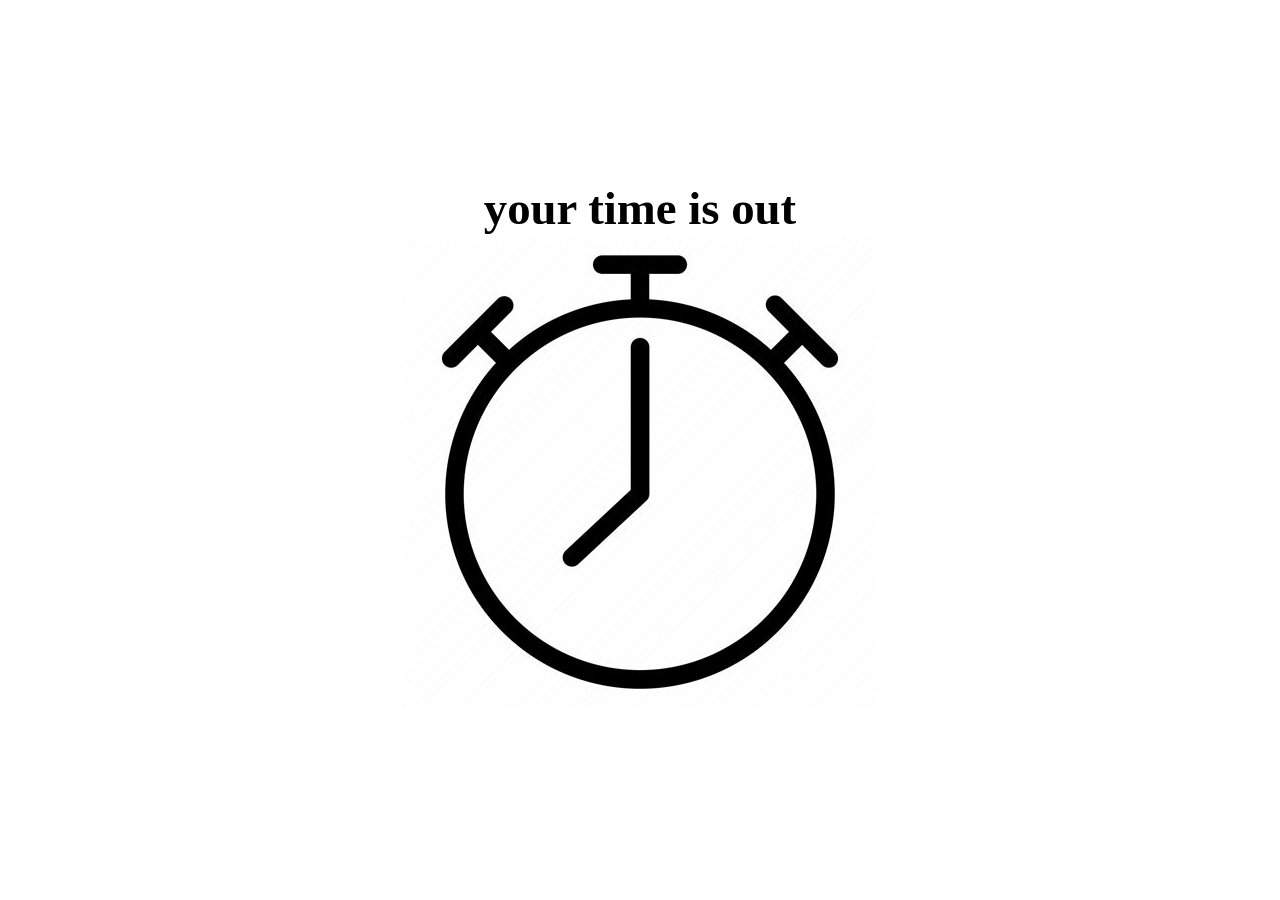
<file: finallScreen/index.html>
<!DOCTYPE html>
<html lang="en">
<head>
    <meta charset="UTF-8">
    <meta name="viewport" content="width=device-width, initial-scale=1.0">
    <title>Document</title>
    <link rel="stylesheet" href="style.css">
</head>
<body>
    <div class="main" id="main">

    </div>

</body>
<script src="java.js" ></script>
</html>
</file>
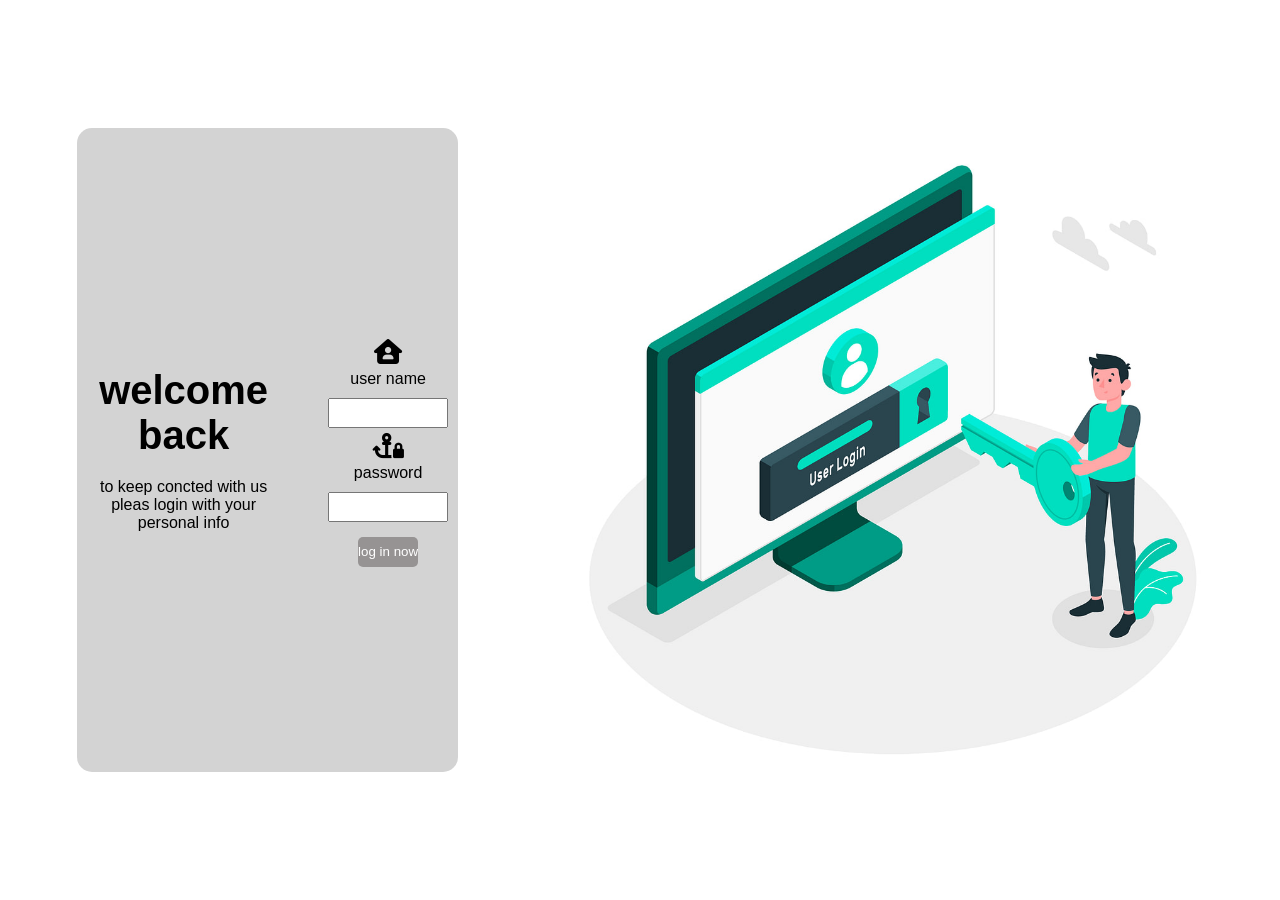
<file: login/index.html>
<!DOCTYPE html>
<html lang="en">
<head>
    <meta charset="UTF-8">
    <meta name="viewport" content="width=device-width, initial-scale=1.0">
    <title>Document</title>
    <link rel="stylesheet" href="./style/style.css">
    <link rel="stylesheet" href="./css/all.css">

</head>
<body>
    <div class="main">
        <div class="left">
            <div class="texte">
                <h3>
                    welcome back
                </h3>
                <p>to keep concted with us pleas login with your personal info</p>
            </div>

<!-- ///////////////////////////////////////////////////////////// -->
            <div class="logein">
                <form action="" id="login" >
                    <label >
                        <i class="fa-solid fa-house-user"></i>
                        user name</label>
                    <input type="text" id ="userName">

                    <label >
                        <i class="fa-solid fa-anchor-lock"></i>
                        password</label>

                    <input type="password" id="password" >
                    <button  type="submit">log in now</button>
                </form>



            </div>
        </div>
        <!-- ///////////////////////////////////////////////////////////// -->
        <div class="pic">
            <img src="./imag/login.jpg"  >
        </div>
    </div>
    
</body>
<script src="./javascript/javascript.js"></script>
</html>
</file>
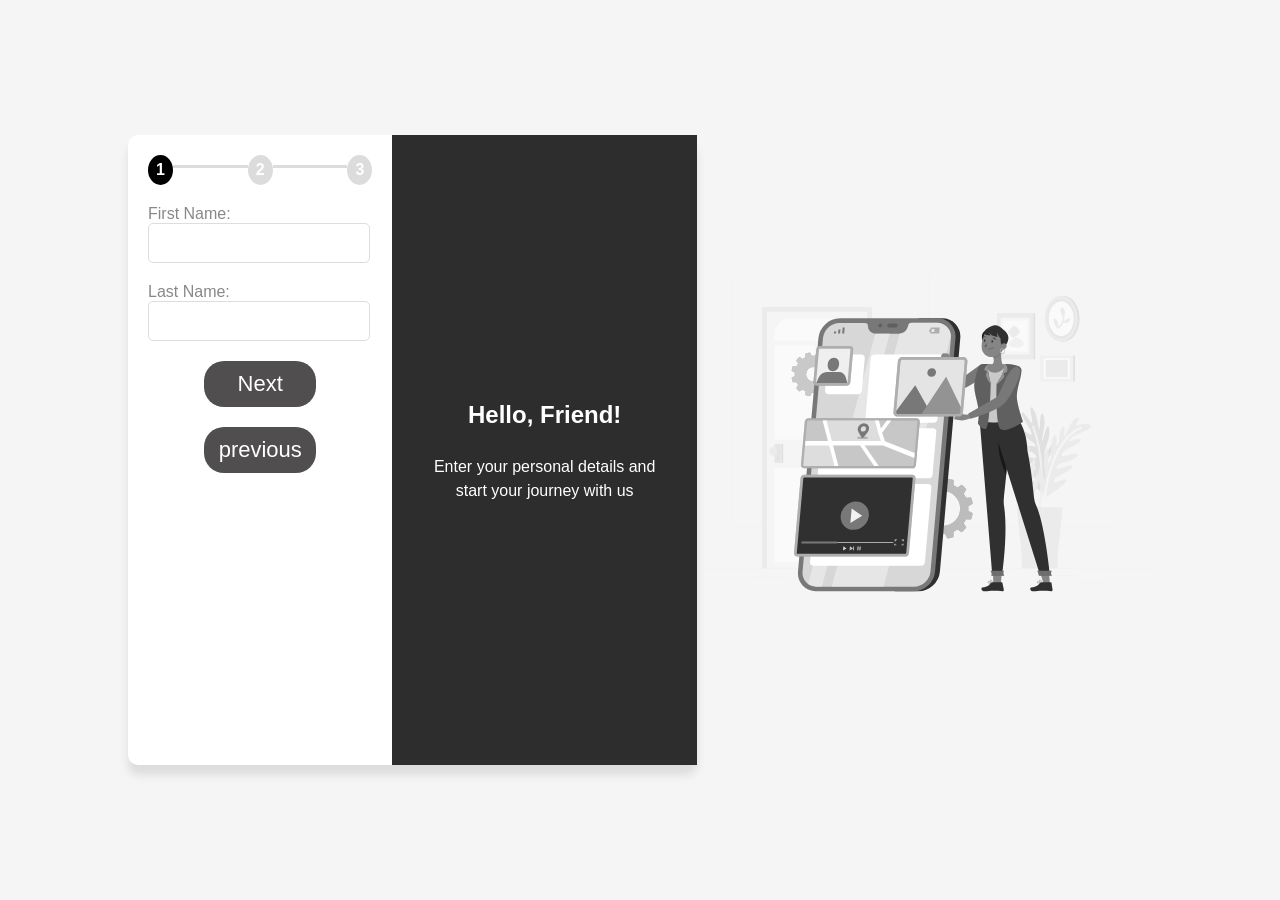
<file: react-projict-master/index.html>
<!DOCTYPE html>
<html lang="en">
<head>
    <meta charset="UTF-8">
    <meta name="viewport" content="width=device-width, initial-scale=1.0">
    <title>Registration Page</title>
    <link rel="stylesheet" href="./style/sign-up.css">
</head>
<body>
    <div class="parent">
        <div class="container">
            <div class="form-section">
                <div id="steps">
                    <div class="step active">1</div>
                    <div class="line"></div>
                    <div class="step">2</div>
                    <div class="line"></div>
                    <div class="step">3</div>
                </div>
                
                <form id="sign-up">
            
                    <!-- Step 1: First Name and Last Name -->
                    <div class="step-content" id="step-1">
                        <label for="first-name">First Name:</label>
                        <input type="text" id="first-name" name="first-name" required>
                        <div class="error"></div>

                        <label for="last-name">Last Name:</label>
                        <input type="text" id="last-name" name="last-name" required>
                        <div class="error"></div>
                    </div>

                    <!-- Step 2: Email and Profile Picture -->
                    <div class="step-content" id="step-2" style="display: none;">
                        <label for="email">Email:</label>
                        <input type="email" id="email" name="email" required>
                        <div class="error"></div>

                        <label for="picture">Profile Picture:</label>
                        <input type="file" id="picture" name="picture" accept="image/*">
                        <div class="error"></div>
                    </div>

                    <!-- Step 3: Password and Confirm Password -->
                    <div class="step-content" id="step-3" style="display: none;">
                        <label for="password">Password:</label>
                        <input type="password" id="password" name="password" required>
                        <div class="error"></div>

                        <label for="confirm-password">Confirm Password:</label>
                        <input type="password" id="confirm-password" name="confirm-password" required>
                        <div class="error"></div>
                    </div>

                    <button type="button" class="btn" id="next-btn">Next</button>
                    <button type="button" class="btn" id="prev-btn">previous</button>

                </form>
            </div>
            <div class="info-section">
                <h2>Hello, Friend!</h2>
                <p>Enter your personal details and start your journey with us</p>
            </div>
        </div>
        <div class="img">
            <img src="./img/signUP.svg" alt="image">
        </div>
    </div>

    <script src="./javascript/script.js"></script>
</body>
</html>
</file>
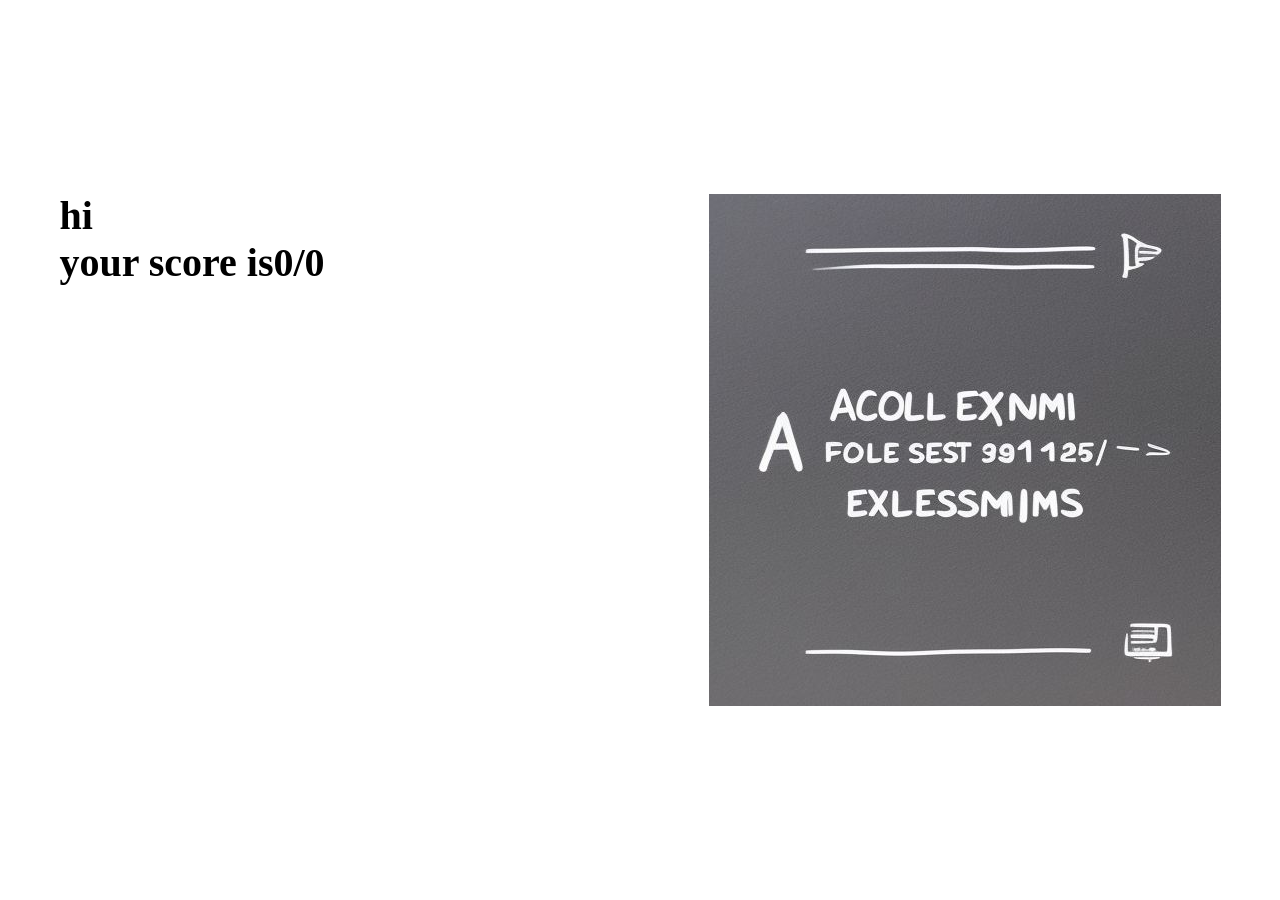
<file: react-projict-master/finallScreen/index.html>
<!DOCTYPE html>
<html lang="en">
<head>
    <meta charset="UTF-8">
    <meta name="viewport" content="width=device-width, initial-scale=1.0">
    <title>Document</title>
    <link rel="stylesheet" href="../style/final-screen.css">
</head>
<body>
    <div class="main" id="main">

    </div>

</body>
<script src="../javascript/java.js" ></script>
</html>
</file>
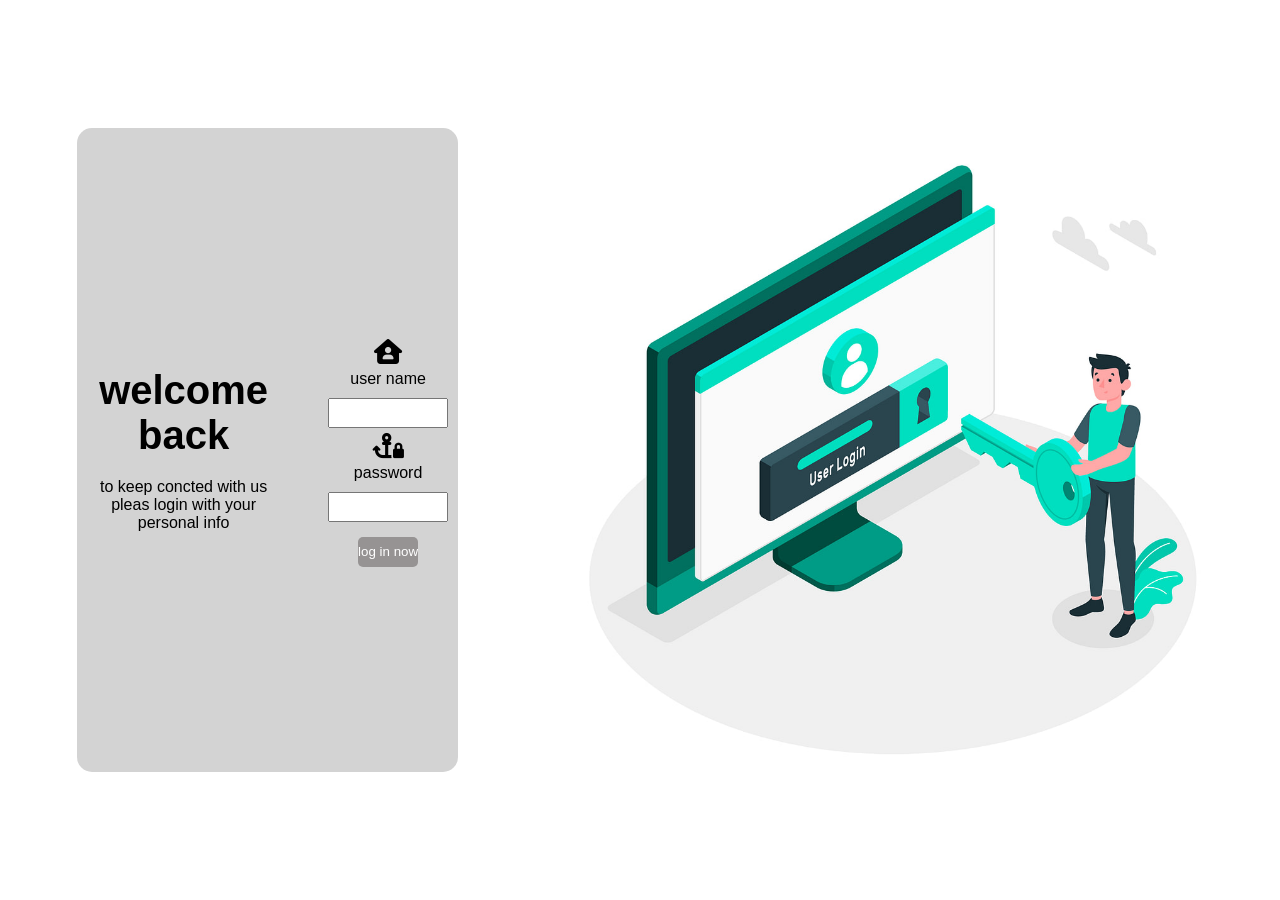
<file: react-projict-master/login/index.html>
<!DOCTYPE html>
<html lang="en">
<head>
    <meta charset="UTF-8">
    <meta name="viewport" content="width=device-width, initial-scale=1.0">
    <title>Document</title>
    <link rel="stylesheet" href="../css/all.css">
    <link rel="stylesheet" href="../style/login.css">

</head>
<body>
    <div class="main">
        <div class="left">
            <div class="texte">
                <h3>
                    welcome back
                </h3>
                <p>to keep concted with us pleas login with your personal info</p>
            </div>

<!-- ///////////////////////////////////////////////////////////// -->
            <div class="logein">
                <form action="" id="login" >
                    <label >
                        <i class="fa-solid fa-house-user"></i>
                        user name</label>
                    <input type="text" id ="userName">

                    <label >
                        <i class="fa-solid fa-anchor-lock"></i>
                        password</label>

                    <input type="password" id="password" >
                    <button  type="submit">log in now</button>
                </form>



            </div>
        </div>
        <!-- ///////////////////////////////////////////////////////////// -->
        <div class="pic">
            <img src="../img/login.jpg"  >
        </div>
    </div>
    
</body>
<script src="../javascript/javascript.js"></script>
</html>
</file>
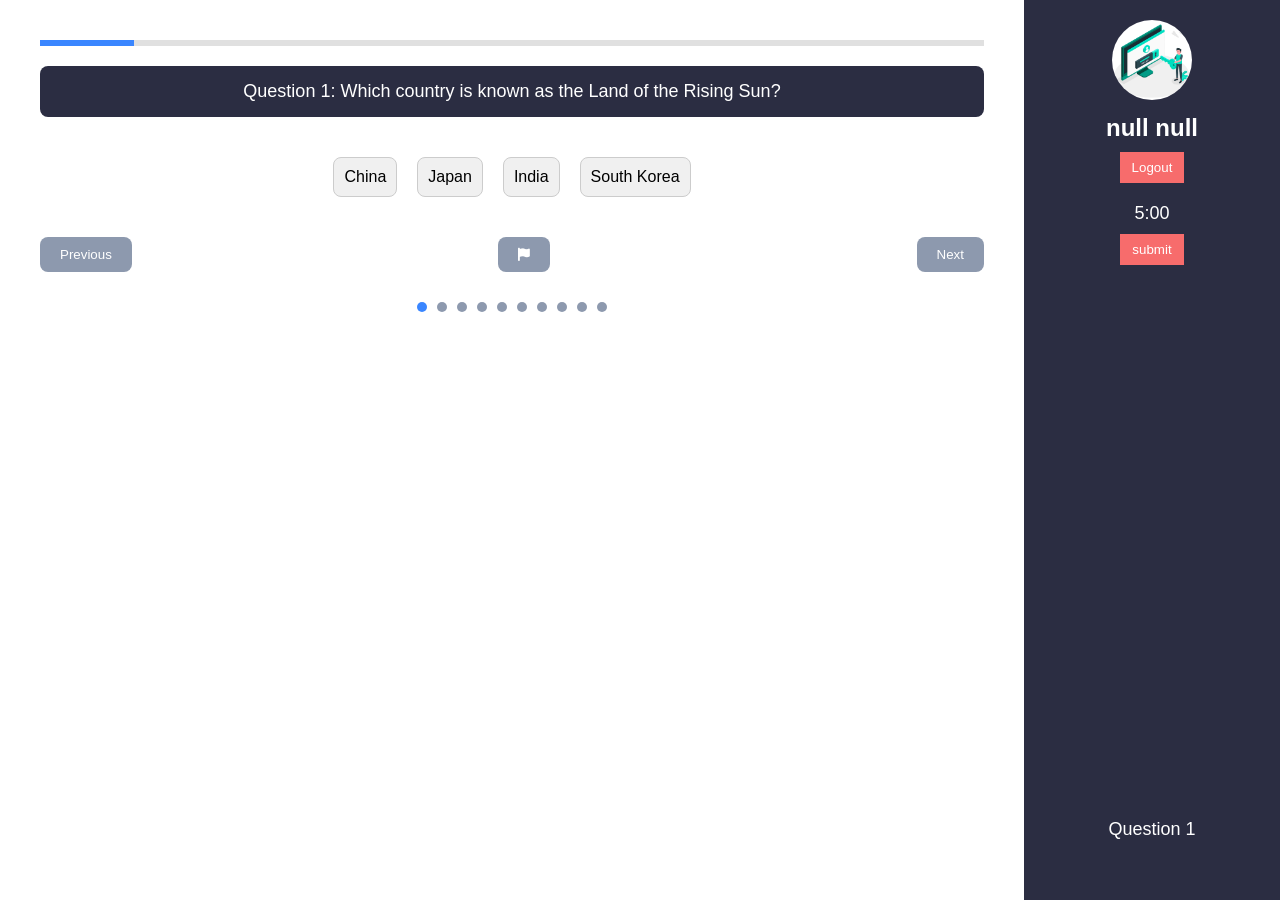
<file: react-projict-master/quiz/index.html>
<!DOCTYPE html>
<html lang="en">

<head>
    <meta charset="UTF-8">
    <meta name="viewport" content="width=device-width, initial-scale=1.0">
    <title>Quiz Page</title>
    <link rel="stylesheet" href="../style/quiz.css">
    <link rel="stylesheet" href="../style/all.css">
</head>

<body>
    <div class="quiz-container">
        
        <main class="quiz-content">

            <div class="progress-container">
                <div class="progress-bar">
                    <div class="progress" style="width: 0%;"></div>
                </div>
            </div>

            <div class="question-area">
                <div class="question-text" id="question-text">
                    Loading question...
                </div>
                <div class="answer-options" id="answer-options">
                </div>

                <div class="quiz-navigation">
                    <button class="nav-btn" id="prev-btn">Previous</button>
                    <button id="flag" class="flag" ><i class="fas fa-flag"></i></button>
                    <button class="nav-btn" id="next-btn">Next</button>
                </div>

                <div class="question-dots" id="question-dots">
                </div>
            </div>
        </main>
        <aside class="side-panel">
            <div class="profile-info">
                <img src="../img/login.jpg" alt="User Avatar" class="avatar">
                <h2 id="fullNmame" >Omar Tolba</h2>
                <button id="logout-btn">Logout</button>
                <div class="timer">
                    <span id="time-left">4:41</span>
                    <button id="submit" >submit</button>
                    <div class="flaged" id="flaged">
                    </div>
                </div>
            </div>
            <div class="question-nav">
                <span id="current-question-number">Question 1</span>
                
            </div>
        </aside>
    </div>
    <script src="../javascript/quizApp.js"></script>
</body>

</html>
</file>
<file: finallScreen/style.css>
*{
    padding: 0;
    margin: 0;
    box-sizing: border-box;
}

.score{
    display: flex;
    justify-content: center;
    height: 100vh;

    gap: 30%;
    align-items: center;
    flex-wrap: wrap;

}
.score h3{
    font-size: 40px;
    align-self: flex-start;
    margin-top: 15%;
}
.pirfctscore{
    display: flex;
    gap: 12%;

    margin-left: 70px;
}

.left{
    display: flex;
    flex-direction: column;
    height: 100vh;
    gap: 30%;
    justify-content: center;

}
.left p{
    align-self: center;
    font-size: 40px;
    color: blue;
}

.left h3{
    align-self: center;
    font-size: 35px;
}
.right{
    align-self: center;
}

.timeOut{
    display: flex;
    height: 100vh;
    justify-content: center;

}
.timeOut .container{
    align-self: center;
    text-align: center;

    font-size: 40px;
}
</file>
<file: login/style/style.css>
*{margin: 0;
padding: 0;
box-sizing: border-box;

}
body {   
     background-color: white;
     font-family: "Gill Sans", sans-serif;
}
.main{
    display: flex;
    justify-content: center;
    gap: 10%;
    height:100vh;
    padding: 10% 5% 10% 6%   ;
    
}
.pic{
  
    display: flex;
    justify-self: center;


}


.left{
    display: flex;
    background-color: lightgray;
    justify-content: center;
    gap: 2%;
    text-align: center;
    flex-grow: 3;
    border-radius: 15px;

}
.logein{
    
    align-self: center;
    padding: 0 10px 0 30px;

}
.texte{
    display: flex;
    align-self: center;
    flex-direction: column;
    gap: 20px;
}

.texte h3{
    font-size: 40px;

}
.texte p{
    padding: 0 5px 0 5px;
}
.logein form label i {
     display: block;
     margin-top:6px;
     margin-bottom: 5px;
     font-size: 25px;

}
label{
    display: block;
    margin-bottom: 10px;
}

.logein button{
    margin-top: 15px;
    color: white;
    border:none ;
    border-radius: 5px;
    background-color: rgb(150, 147, 147);
    height: 30px;
    width:50% ;

}
.logein form input{
    height: 30px;
    width: 100%;

}
</file>
<file: react-projict-master/style/sign-up.css>
body {
    margin: 0;
    font-family: Arial, sans-serif;
    background-color: #f5f5f5;
    display: flex;
    justify-content: center;
    align-items: center;
    height: 100vh;
}


.parent {
    display:flex;
    justify-content: center;
    width:80%;
    height: 100%;
    align-items: center;
}
 
.parent .img{
    width: 80%;
}

.parent .img img{
    filter: grayscale(100%);
}

.container {
    display: flex;
    background-color: white;
    border-radius: 10px;
    box-shadow: 0 10px 10px rgba(0, 0, 0, 0.1);
    width: 100%;
    height: 70%;
    -webkit-border-radius: 10px;
    -moz-border-radius: 10px;
    -ms-border-radius: 10px;
    -o-border-radius: 10px;
}

.form-section {
    flex: 1;
    padding: 20px;
}

#steps {
    display: flex;
    justify-content: space-around;
    margin-bottom: 20px;
}

.step {
    width: 30px;
    height: 30px;
    border-radius: 50%;
    background-color: #dcdcdc;
    display: flex;
    align-items: center;
    justify-content: center;
    font-weight: bold;
    color: white;
}


h2 {
    margin: 20px 0;
}

form {
    display: flex;
    flex-direction: column;
    align-items: center;
}

label {
    margin-bottom: 10px;
    color: #888;
}

input{
    padding: 10px;
    margin-bottom: 20px;
    border-radius: 5px;
    border: 1px solid #ddd;
    font-size: 16px;
}

.error{
    color:red;
}

.btn {
    padding: 10px;
    margin-bottom: 20px;
    border-radius: 20px;
    background-color: rgb(80, 78, 78);
    color: white;
    border: none;
    font-size: 22px;
    cursor: pointer;
    width:50%;
    -webkit-border-radius: 20px;
    -moz-border-radius: 20px;
    -ms-border-radius: 20px;
    -o-border-radius: 20px;
}

button:hover{
    background-color:black;
}

.info-section {
    flex: 1;
    background-color: #2d2d2d;
    color: white;
    padding: 40px;
    display: flex;
    flex-direction: column;
    justify-content: center;
    align-items: center;
}

.info-section h2 {
    font-size: 24px;
    margin-bottom: 10px;
}

.info-section p {
    font-size: 16px;
    text-align: center;
    line-height: 1.5;
}

.line{
    height: 3px;
    width: 40%;
    background-color: #dcdcdc;
    margin-top: 10px;
    margin-bottom: 10px;
}

.active {
    background-color: black;
}

.completed {
    background-color: green ;
}



.line-completed{
    background-color: rgb(31, 205, 0);
}
/* Responsive Styles for screens smaller than 1200px */
@media (max-width: 1200px) {
    .parent {
        width: 90%;
        height: auto;
    }

    .container {
        height: 80%;
    }

    .info-section h2 {
        font-size: 22px;
    }

    .info-section p {
        font-size: 15px;
    }

    button {
        font-size: 20px;
    }
}

/* Responsive Styles for screens smaller than 1080px */
@media (max-width: 1080px) {
    .parent {
        width: 95%;
    }

    .container {
        flex-direction: column;
        height: auto;
    }

    .form-section,
    .info-section {
        padding: 30px;
    }

    .info-section h2 {
        font-size: 20px;
    }

    .info-section p {
        font-size: 14px;
    }
}

/* Responsive Styles for screens smaller than 960px */
@media (max-width: 960px) {
    .parent .img {
        width: 90%;
    }

    .info-section p {
        font-size: 14px;
    }
}

/* Responsive Styles for screens smaller than 720px */
@media (max-width: 720px) {
    .info-section {
        padding: 20px;
    }

    .info-section h2 {
        font-size: 16px;
    }

    .info-section p {
        font-size: 13px;
    }

    button {
        font-size: 16px;
        width: 90%;
    }
}

/* Responsive Styles for screens smaller than 600px */
@media (max-width: 600px) {
    .form-section {
        padding: 20px;
    }

    .step {
        width: 25px;
        height: 25px;
    }

    .info-section h2 {
        font-size: 16px;
    }

    .info-section p {
        font-size: 12px;
    }
}

/* Responsive Styles for screens smaller than 480px */
@media (max-width: 480px) {
    .parent {
        flex-direction: column;
        width: 100%;
    }

    .parent .img {
        display:none;
    }

    .container {
        width: 90%;
        height: auto;
        flex-direction: column;
    }

    .form-section,
    .info-section {
        padding: 15px;
    }

    .info-section h2 {
        font-size: 14px;
    }

    .info-section p {
        font-size: 12px;
    }

    button {
        width: 100%;
        font-size: 14px;
    }
}
</file>
<file: react-projict-master/style/final-screen.css>
*{
    padding: 0;
    margin: 0;
    box-sizing: border-box;
}

.score{
    display: flex;
    justify-content: center;
    height: 100vh;

    gap: 30%;
    align-items: center;
    flex-wrap: wrap;

}
.score h3{
    font-size: 40px;
    align-self: flex-start;
    margin-top: 15%;
}
.pirfctscore{
    display: flex;
    gap: 12%;

    margin-left: 70px;
}

.left{
    display: flex;
    flex-direction: column;
    height: 100vh;
    gap: 30%;
    justify-content: center;

}
.left p{
    align-self: center;
    font-size: 40px;
    color: blue;
}

.left h3{
    align-self: center;
    font-size: 35px;
}
.right{
    align-self: center;
}

.timeOut{
    display: flex;
    height: 100vh;
    justify-content: center;

}
.timeOut .container{
    align-self: center;
    text-align: center;

    font-size: 40px;
}
</file>
<file: react-projict-master/style/login.css>
* {
     margin: 0;
     padding: 0;
     box-sizing: border-box;

}

body {
     background-color: white;
     font-family: "Gill Sans", sans-serif;
}

.main {
     display: flex;
     justify-content: center;
     gap: 10%;
     height: 100vh;
     padding: 10% 5% 10% 6%;

}

.pic {

     display: flex;
     justify-self: center;


}


.left {
     display: flex;
     background-color: lightgray;
     justify-content: center;
     gap: 2%;
     text-align: center;
     flex-grow: 3;
     border-radius: 15px;

}

.logein {

     align-self: center;
     padding: 0 10px 0 30px;

}

.texte {
     display: flex;
     align-self: center;
     flex-direction: column;
     gap: 20px;
}

.texte h3 {
     font-size: 40px;

}

.texte p {
     padding: 0 5px 0 5px;
}

.logein form label i {
     display: block;
     margin-top: 6px;
     margin-bottom: 5px;
     font-size: 25px;

}

label {
     display: block;
     margin-bottom: 10px;
}

.logein button {
     margin-top: 15px;
     color: white;
     border: none;
     border-radius: 5px;
     background-color: rgb(150, 147, 147);
     height: 30px;
     width: 50%;

}

.logein form input {
     height: 30px;
     width: 100%;

}
</file>
<file: react-projict-master/style/quiz.css>
/* home  */
* {
    margin: 0;
    padding: 0;
    box-sizing: border-box;

}

body {
    background-color: white;
    font-family: "Gill Sans", sans-serif;
}

.quiz-container {
    display: flex;
    height: 100vh;
}

.side-panel {
    width: 20%;
    background-color: #2b2d42;
    color: #ffffff;
    display: flex;
    flex-direction: column;
    align-items: center;
    justify-content: space-between;
    padding: 20px;
}

.profile-info {
    text-align: center;
}

.avatar {
    border-radius: 50%;
    width: 80px;
    height: 80px;
    margin-bottom: 10px;
}

#logout-btn {
    background-color: #f76c6c;
    border: none;
    padding: 8px 12px;
    color: #fff;
    cursor: pointer;
    margin-top: 10px;
}

.timer {
    margin-top: 20px;
    font-size: 18px;
}

.question-nav {
    font-size: 18px;
    margin-bottom: 40px;
}

.quiz-content {
    width: 80%;
    background-color: #ffffff;
    padding: 40px;
    display: flex;
    flex-direction: column;
    justify-content: space-between;
}

.progress-container {
    width: 100%;
    background-color: #e0e0e0;
    height: 6px;
    margin-bottom: 20px;
}

.progress-bar {
    width: 100%;
    height: 100%;
}

.progress {
    background-color: #3a86ff;
    height: 100%;
}

.question-area {
    text-align: center;
    flex-grow: 1;
}

.question-text {
    font-size: 18px;
    background-color: #2b2d42;
    color: #ffffff;
    padding: 15px;
    margin-bottom: 30px;
    border-radius: 8px;
}

.answer-options {
    display: flex;
    justify-content: center;
    flex-wrap: wrap;
}

.option-btn {
    background-color: #ffffff;
    border: 1px solid #2b2d42;
    padding: 10px 20px;
    margin: 10px;
    border-radius: 8px;
    cursor: pointer;
    font-size: 16px;
    transition: background-color 0.3s;
}

.option-btn:hover {
    background-color: #edf2f4;
}

.quiz-navigation {
    display: flex;
    justify-content: space-between;
    margin-top: 30px;
}

.nav-btn {
    background-color: #8d99ae;
    border: none;
    padding: 10px 20px;
    color: white;
    cursor: pointer;
    border-radius: 8px;
}

.question-dots {
    display: flex;
    justify-content: center;
    margin-top: 30px;
}

.dot {
    width: 10px;
    height: 10px;
    background-color: #8d99ae;
    border-radius: 50%;
    margin: 0 5px;
}

.dot.active {
    background-color: #3a86ff;
}


.option-btn {
    display: block;
    margin-bottom: 10px;
    padding: 10px;
    background-color: #f0f0f0;
    border: 1px solid #ccc;
    cursor: pointer;
}

.option-btn:hover {
    background-color: #e0e0e0;
}

.option-btn.selected {
    background-color: #4caf50;
    color: white;
    border: 1px solid #4caf50;
}

#submit{
    background-color: #f76c6c;
    border: none;
    padding: 8px 12px;
    color: #fff;
    cursor: pointer;
    margin-top: 10px;
}

#time-left{
    display: block;
}

.flag{
    background-color: #8d99ae;
    border: none;
    padding: 10px 20px;
    color: white;
    cursor: pointer;
    border-radius: 8px;
}
.flaged{
    margin-top: 10px;
    display: flex;
    flex-direction: column;
   
}
.flaged button{
    background-color: #8d99ae;
    border: none;
    padding: 10px 20px;
    color: white;
    cursor: pointer;
    border-radius: 8px;
    margin: 10px 0 10px 0;
    width: 60%;
    align-self: center;
}
</file>
